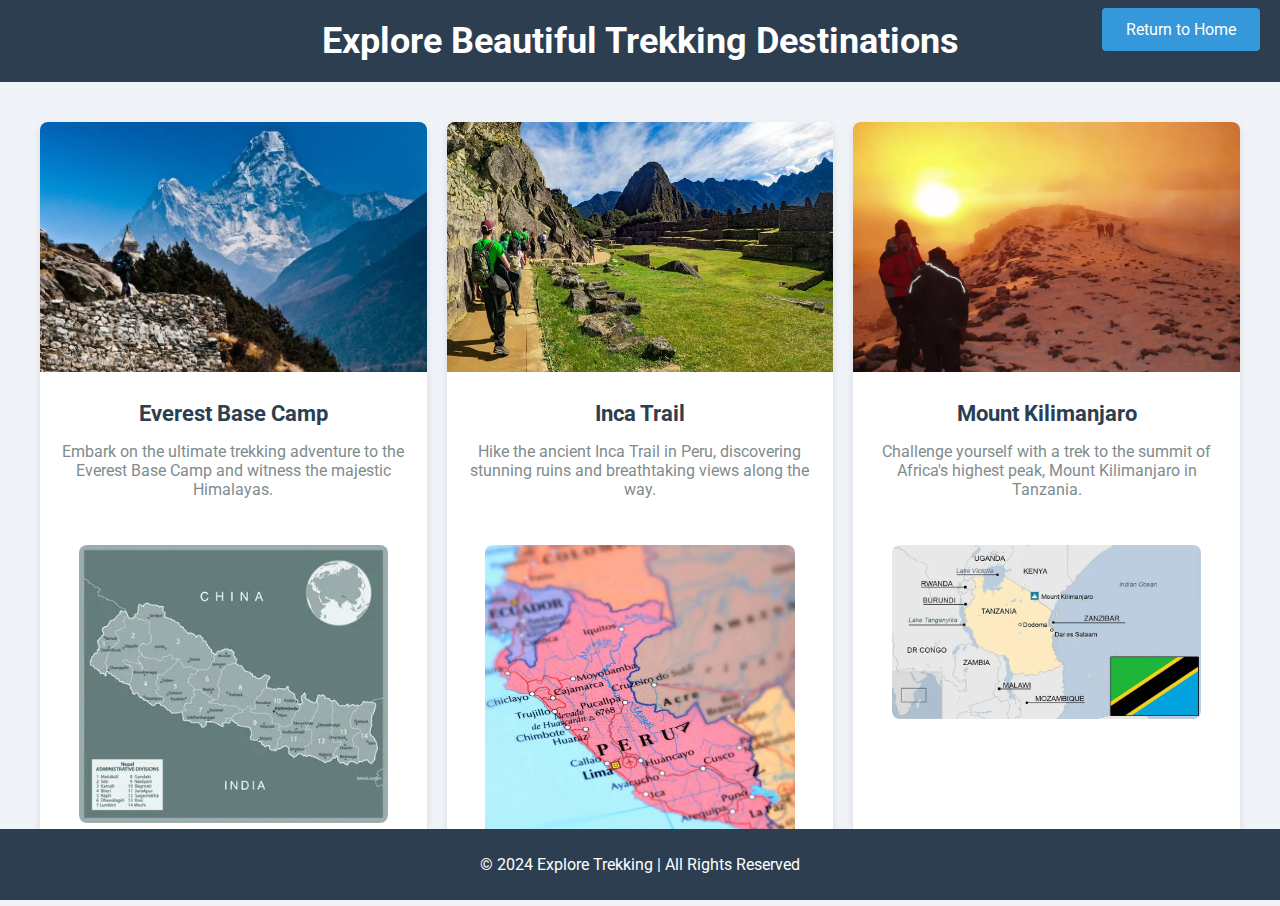
<file: event2.html>
<!DOCTYPE html>
<html lang="en">
<head>
    <meta charset="UTF-8">
    <meta name="viewport" content="width=device-width, initial-scale=1.0">
    <meta http-equiv="X-UA-Compatible" content="ie=edge">
    <title>Explore Beautiful Trekking Destinations</title>
    <link href="https://fonts.googleapis.com/css2?family=Roboto:wght@400;500&display=swap" rel="stylesheet">
    <style>
        body {
            font-family: 'Roboto', sans-serif;
            background: #f0f4f8;
            margin: 0;
            padding: 0;
        }
        header {
            background-color: #2c3e50;
            color: white;
            padding: 20px;
            text-align: center;
        }
        header h1 {
            margin: 0;
            font-size: 36px;
        }
        .content {
            display: grid;
            grid-template-columns: repeat(3, 1fr);
            gap: 20px;
            padding: 40px;
        }
        .trek-card {
            background-color: #fff;
            border-radius: 8px;
            box-shadow: 0 4px 8px rgba(0, 0, 0, 0.1);
            overflow: hidden;
            transition: transform 0.3s ease;
        }
        .trek-card:hover {
            transform: translateY(-10px);
        }
        .trek-card img {
            width: 100%;
            height: 250px;
            object-fit: cover;
        }
        .trek-card .info {
            padding: 15px;
            text-align: center;
        }
        .trek-card h3 {
            margin: 10px 0;
            font-size: 22px;
            color: #2c3e50;
        }
        .trek-card p {
            font-size: 16px;
            color: #7f8c8d;
        }
        .country-image {
            margin-top: 15px;
            text-align: center;
        }
        .country-image img {
            width: 80%;
            height: auto;
            border-radius: 8px;
        }
        .button-container {
            position: fixed;
            top: 20px;
            right: 20px;
        }
        .home-btn {
            background-color: #3498db;
            color: white;
            padding: 12px 24px;
            font-size: 16px;
            border: none;
            border-radius: 4px;
            cursor: pointer;
            text-decoration: none;
        }
        .home-btn:hover {
            background-color: #2980b9;
        }
        footer {
            background-color: #2c3e50;
            color: white;
            padding: 10px 0;
            text-align: center;
            position: fixed;
            bottom: 0;
            width: 100%;
        }
    </style>
</head>
<body>

<header>
    <h1>Explore Beautiful Trekking Destinations</h1>
</header>

<div class="content">
    <div class="trek-card">
        <img src="trek_everest.jpg" alt="Everest Trek">
        <div class="info">
            <h3>Everest Base Camp</h3>
            <p>Embark on the ultimate trekking adventure to the Everest Base Camp and witness the majestic Himalayas.</p>
        </div>
        <!-- Country Image for Everest -->
        <div class="country-image">
            <img src="nepal.jpg" alt="Nepal">
        </div>
    </div>
    <div class="trek-card">
        <img src="trek_inca.jpg" alt="Inca Trail Trek">
        <div class="info">
            <h3>Inca Trail</h3>
            <p>Hike the ancient Inca Trail in Peru, discovering stunning ruins and breathtaking views along the way.</p>
        </div>
        <!-- Country Image for Peru -->
        <div class="country-image">
            <img src="peru.jpg" alt="Peru">
        </div>
    </div>
    <div class="trek-card">
        <img src="trek_kilimanjaro.jpg" alt="Kilimanjaro Trek">
        <div class="info">
            <h3>Mount Kilimanjaro</h3>
            <p>Challenge yourself with a trek to the summit of Africa's highest peak, Mount Kilimanjaro in Tanzania.</p>
        </div>
        <!-- Country Image for Tanzania -->
        <div class="country-image">
            <img src="tanzania.jpg" alt="Tanzania">
        </div>
    </div>
</div>

<div class="button-container">
    <a href="index.html" class="home-btn">Return to Home</a>
</div>

<footer>
    <p>&copy; 2024 Explore Trekking | All Rights Reserved</p>
</footer>

</body>
</html>
</file>
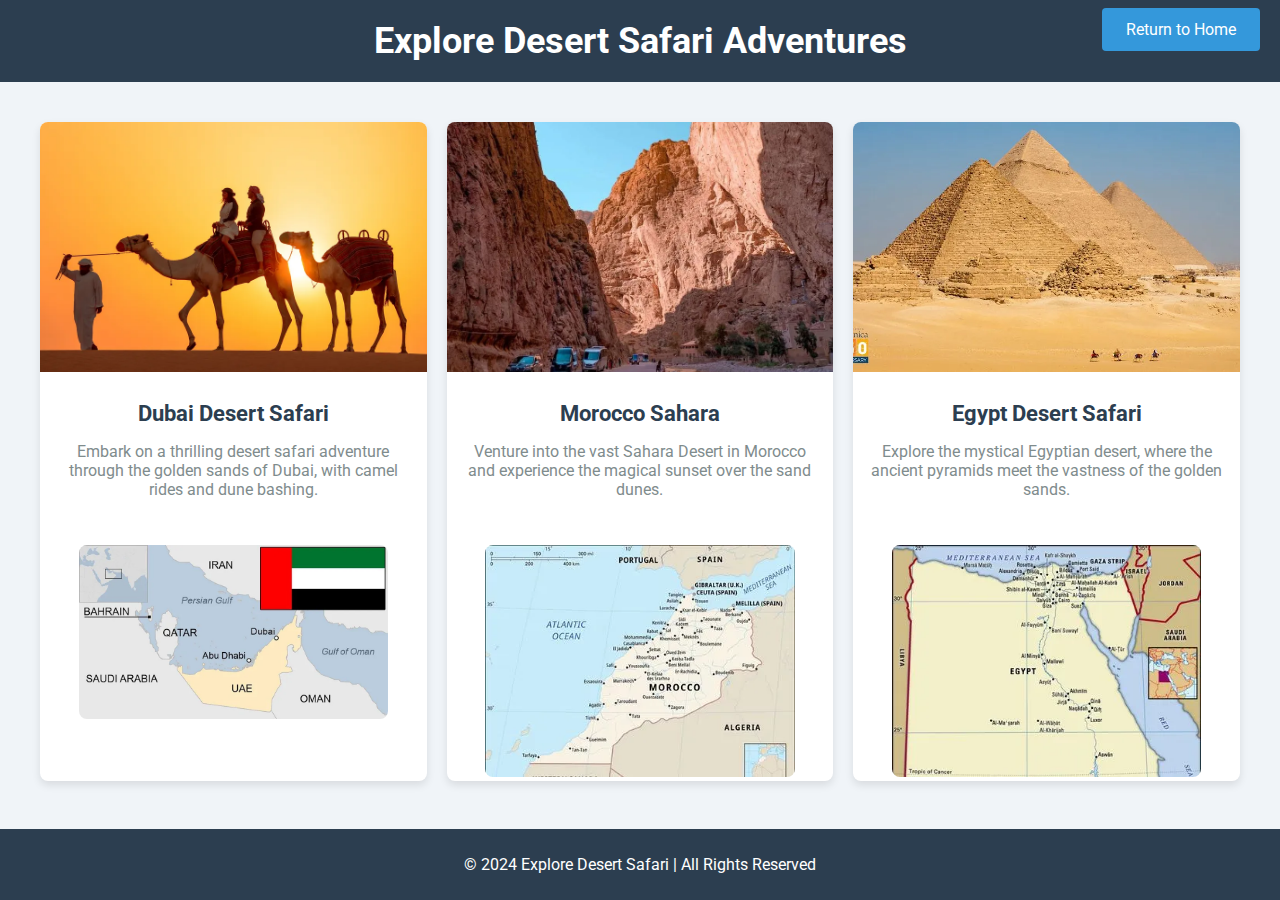
<file: event3.html>
<!DOCTYPE html>
<html lang="en">
<head>
    <meta charset="UTF-8">
    <meta name="viewport" content="width=device-width, initial-scale=1.0">
    <meta http-equiv="X-UA-Compatible" content="ie=edge">
    <title>Explore Desert Safari Adventures</title>
    <link href="https://fonts.googleapis.com/css2?family=Roboto:wght@400;500&display=swap" rel="stylesheet">
    <style>
        body {
            font-family: 'Roboto', sans-serif;
            background: #f0f4f8;
            margin: 0;
            padding: 0;
        }
        header {
            background-color: #2c3e50;
            color: white;
            padding: 20px;
            text-align: center;
        }
        header h1 {
            margin: 0;
            font-size: 36px;
        }
        .content {
            display: grid;
            grid-template-columns: repeat(3, 1fr);
            gap: 20px;
            padding: 40px;
        }
        .safari-card {
            background-color: #fff;
            border-radius: 8px;
            box-shadow: 0 4px 8px rgba(0, 0, 0, 0.1);
            overflow: hidden;
            transition: transform 0.3s ease;
        }
        .safari-card:hover {
            transform: translateY(-10px);
        }
        .safari-card img {
            width: 100%;
            height: 250px;
            object-fit: cover;
        }
        .safari-card .info {
            padding: 15px;
            text-align: center;
        }
        .safari-card h3 {
            margin: 10px 0;
            font-size: 22px;
            color: #2c3e50;
        }
        .safari-card p {
            font-size: 16px;
            color: #7f8c8d;
        }
        .country-image {
            margin-top: 15px;
            text-align: center;
        }
        .country-image img {
            width: 80%;
            height: auto;
            border-radius: 8px;
        }
        .button-container {
            position: fixed;
            top: 20px;
            right: 20px;
        }
        .home-btn {
            background-color: #3498db;
            color: white;
            padding: 12px 24px;
            font-size: 16px;
            border: none;
            border-radius: 4px;
            cursor: pointer;
            text-decoration: none;
        }
        .home-btn:hover {
            background-color: #2980b9;
        }
        footer {
            background-color: #2c3e50;
            color: white;
            padding: 10px 0;
            text-align: center;
            position: fixed;
            bottom: 0;
            width: 100%;
        }
    </style>
</head>
<body>

<header>
    <h1>Explore Desert Safari Adventures</h1>
</header>

<div class="content">
    <div class="safari-card">
        <img src="dubai_safari.jpg" alt="Dubai Desert Safari">
        <div class="info">
            <h3>Dubai Desert Safari</h3>
            <p>Embark on a thrilling desert safari adventure through the golden sands of Dubai, with camel rides and dune bashing.</p>
        </div>
        <!-- Country Image for Dubai -->
        <div class="country-image">
            <img src="uae.jpg" alt="UAE">
        </div>
    </div>
    <div class="safari-card">
        <img src="morocco_sahara.jpg" alt="Morocco Sahara Safari">
        <div class="info">
            <h3>Morocco Sahara</h3>
            <p>Venture into the vast Sahara Desert in Morocco and experience the magical sunset over the sand dunes.</p>
        </div>
        <!-- Country Image for Morocco -->
        <div class="country-image">
            <img src="morocco.jpg" alt="Morocco">
        </div>
    </div>
    <div class="safari-card">
        <img src="egypt_safari.jpg" alt="Egypt Safari">
        <div class="info">
            <h3>Egypt Desert Safari</h3>
            <p>Explore the mystical Egyptian desert, where the ancient pyramids meet the vastness of the golden sands.</p>
        </div>
        <!-- Country Image for Egypt -->
        <div class="country-image">
            <img src="egypt.jpg" alt="Egypt">
        </div>
    </div>
</div>

<div class="button-container">
    <a href="index.html" class="home-btn">Return to Home</a>
</div>

<footer>
    <p>&copy; 2024 Explore Desert Safari | All Rights Reserved</p>
</footer>

</body>
</html>
</file>
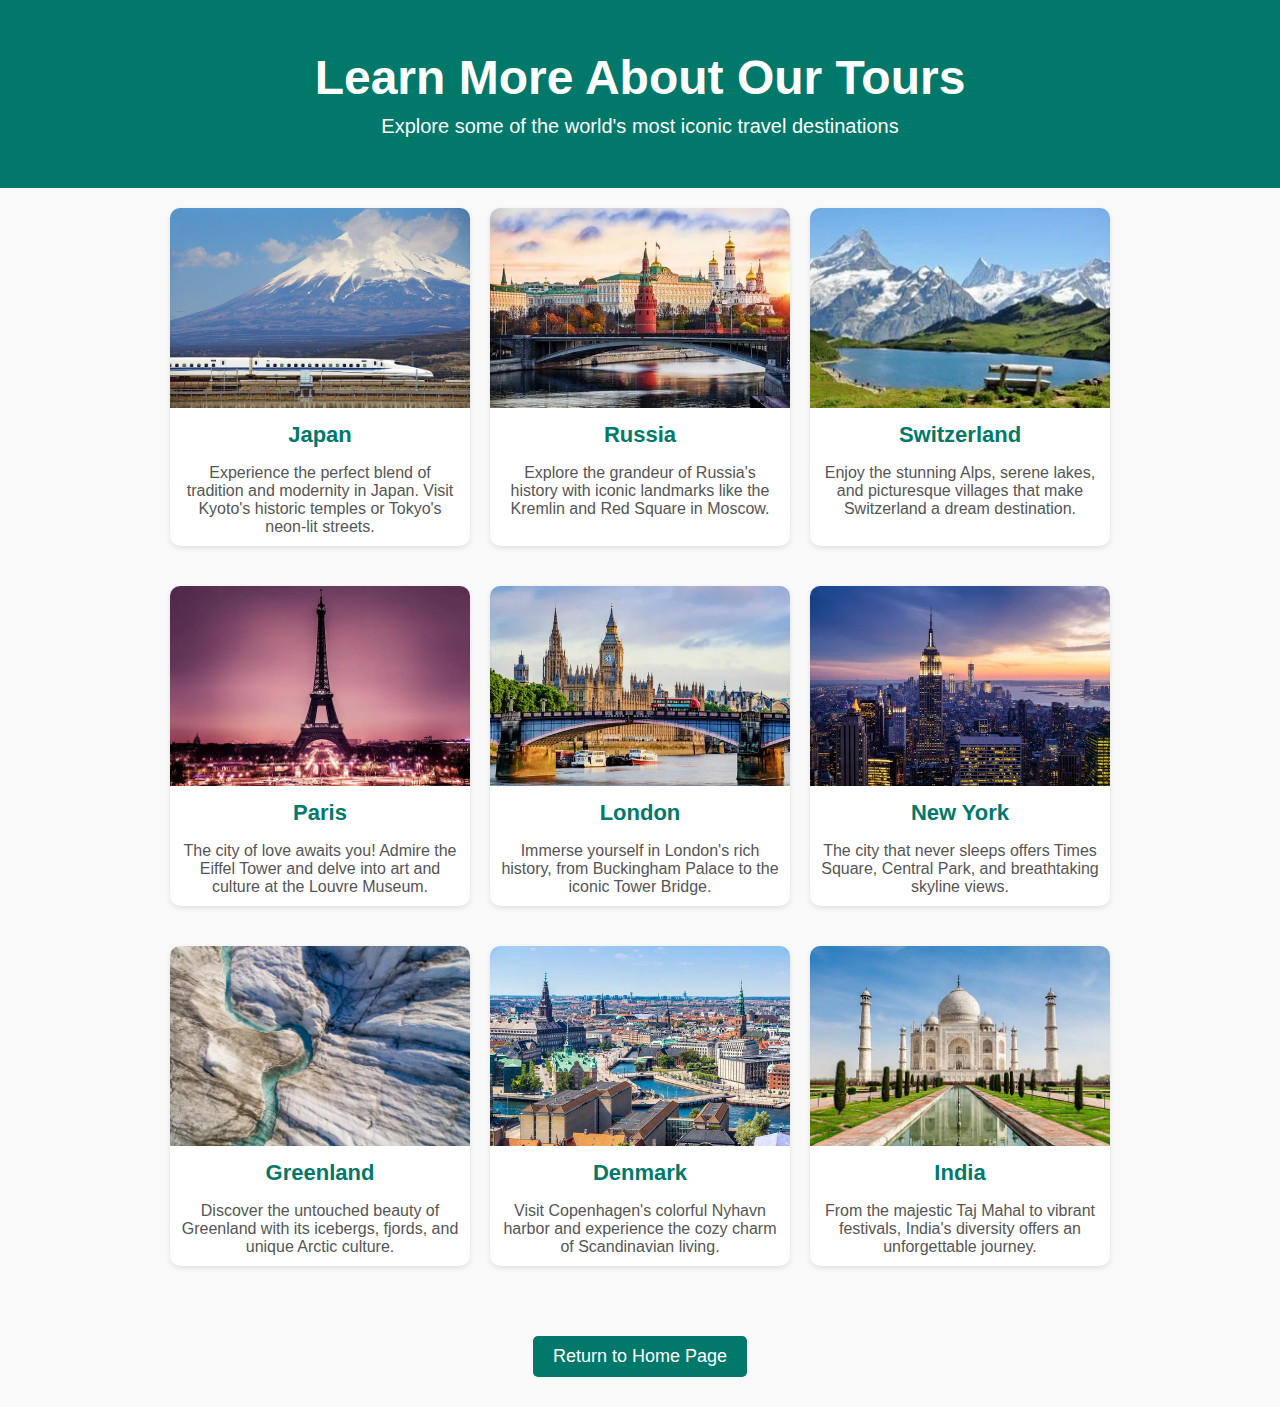
<file: know-more.html>
<!DOCTYPE html>
<html lang="en">
<head>
    <meta charset="UTF-8">
    <meta name="viewport" content="width=device-width, initial-scale=1.0">
    <title>Know More About Our Tours</title>
    <style>
        body {
            font-family: Arial, sans-serif;
            margin: 0;
            padding: 0;
            background-color: #f9f9f9;
        }

        /* Header Section */
        .header {
            text-align: center;
            padding: 50px;
            background-color: #00796b;
            color: white;
        }

        .header h1 {
            margin: 0;
            font-size: 48px;
        }

        .header p {
            margin: 10px 0 0;
            font-size: 20px;
        }

        /* Destination Section */
        .container {
            width: 80%;
            margin: auto;
            padding: 20px 0;
            display: flex;
            flex-wrap: wrap;
            gap: 20px;
            justify-content: center;
        }

        .destination {
            background: white;
            border-radius: 10px;
            box-shadow: 0 2px 5px rgba(0, 0, 0, 0.1);
            width: 300px;
            overflow: hidden;
            text-align: center;
            margin-bottom: 20px;
        }

        .destination img {
            width: 100%;
            height: 200px;
            object-fit: cover;
        }

        .destination h2 {
            font-size: 22px;
            color: #00796b;
            margin: 10px 0;
        }

        .destination p {
            padding: 0 10px;
            font-size: 16px;
            color: #555;
            margin-bottom: 10px;
        }

        /* Return Home Button */
        .home-link {
            display: block;
            margin: 30px auto;
            width: fit-content;
            padding: 10px 20px;
            background-color: #00796b;
            color: white;
            text-decoration: none;
            font-size: 18px;
            border-radius: 5px;
            transition: background-color 0.3s;
        }

        .home-link:hover {
            background-color: #005b4f;
        }
    </style>
</head>
<body>
    <!-- Header Section -->
    <div class="header">
        <h1>Learn More About Our Tours</h1>
        <p>Explore some of the world's most iconic travel destinations</p>
    </div>

    <!-- Destination Section -->
    <div class="container">
        <!-- Japan -->
        <div class="destination">
            <img src="japan.jpg" alt="Japan">
            <h2>Japan</h2>
            <p>Experience the perfect blend of tradition and modernity in Japan. Visit Kyoto's historic temples or Tokyo's neon-lit streets.</p>
        </div>

        <!-- Russia -->
        <div class="destination">
            <img src="russia1.jpg" alt="Russia">
            <h2>Russia</h2>
            <p>Explore the grandeur of Russia's history with iconic landmarks like the Kremlin and Red Square in Moscow.</p>
        </div>

        <!-- Switzerland -->
        <div class="destination">
            <img src="switzerland1.jpg" alt="Switzerland">
            <h2>Switzerland</h2>
            <p>Enjoy the stunning Alps, serene lakes, and picturesque villages that make Switzerland a dream destination.</p>
        </div>

        <!-- Paris -->
        <div class="destination">
            <img src="paris1.jpg" alt="Paris">
            <h2>Paris</h2>
            <p>The city of love awaits you! Admire the Eiffel Tower and delve into art and culture at the Louvre Museum.</p>
        </div>

        <!-- London -->
        <div class="destination">
            <img src="london1.jpg" alt="London">
            <h2>London</h2>
            <p>Immerse yourself in London's rich history, from Buckingham Palace to the iconic Tower Bridge.</p>
        </div>

        <!-- New York -->
        <div class="destination">
            <img src="newyork1.jpg" alt="New York">
            <h2>New York</h2>
            <p>The city that never sleeps offers Times Square, Central Park, and breathtaking skyline views.</p>
        </div>

        <!-- Greenland -->
        <div class="destination">
            <img src="greenland1.jpg" alt="Greenland">
            <h2>Greenland</h2>
            <p>Discover the untouched beauty of Greenland with its icebergs, fjords, and unique Arctic culture.</p>
        </div>

        <!-- Denmark -->
        <div class="destination">
            <img src="denmark1.jpg" alt="Denmark">
            <h2>Denmark</h2>
            <p>Visit Copenhagen's colorful Nyhavn harbor and experience the cozy charm of Scandinavian living.</p>
        </div>

        <!-- India -->
        <div class="destination">
            <img src="india1.jpg" alt="India">
            <h2>India</h2>
            <p>From the majestic Taj Mahal to vibrant festivals, India's diversity offers an unforgettable journey.</p>
        </div>
    </div>

    <!-- Return Home Button -->
    <a href="index.html" class="home-link">Return to Home Page</a>
</body>
</html>
</file>
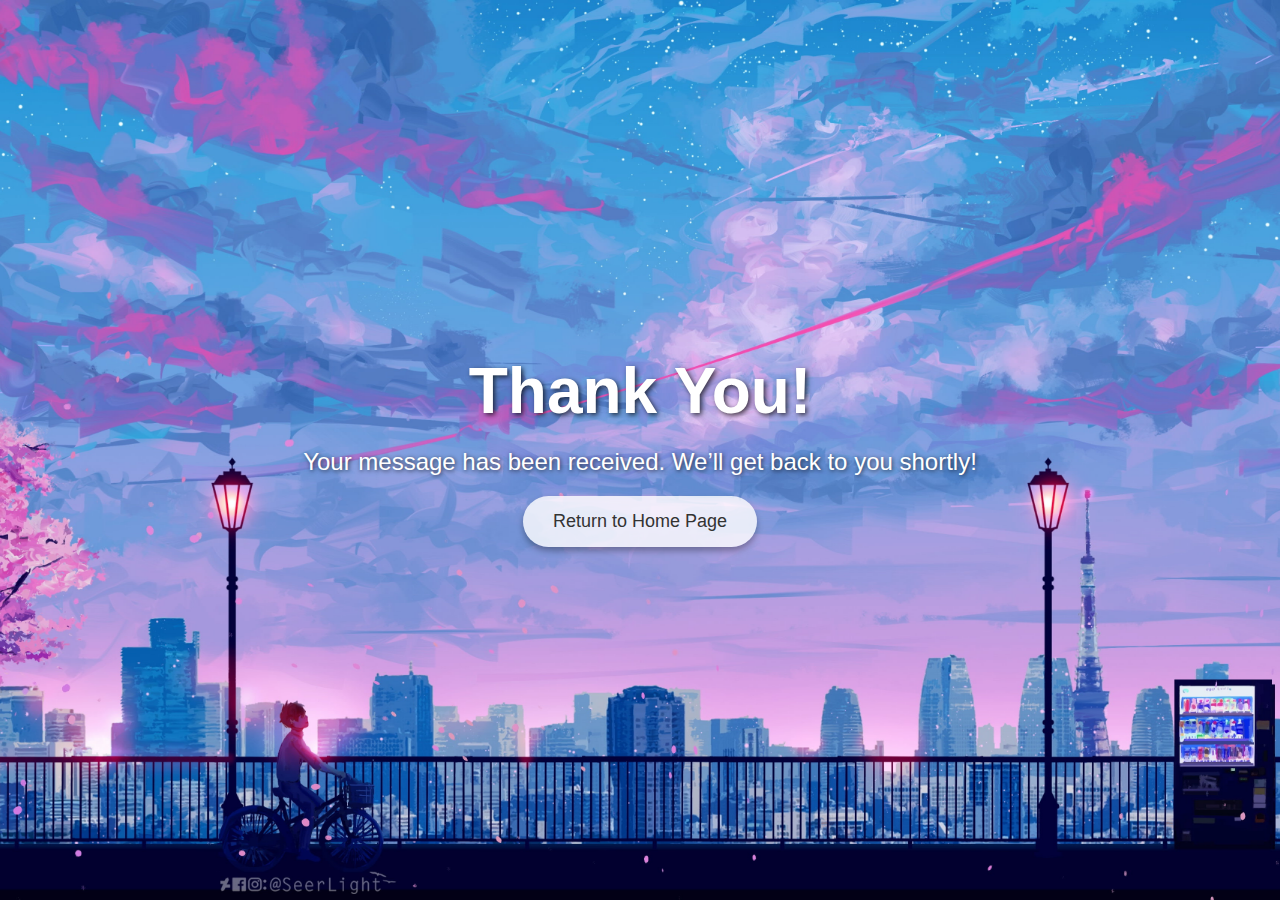
<file: thank-you.html>
<!DOCTYPE html>
<html lang="en">
<head>
    <meta charset="UTF-8">
    <meta name="viewport" content="width=device-width, initial-scale=1.0">
    <title>Thank You</title>
    <style>
        /* General Styles */
        body {
            font-family: Arial, sans-serif;
            margin: 0;
            padding: 0;
            background: url('thank-you-bg.jpg') no-repeat center center/cover;
            color: #fff;
            text-align: center;
            display: flex;
            flex-direction: column;
            justify-content: center;
            align-items: center;
            height: 100vh;
            background-attachment: fixed;
        }

        /* Thank You Message */
        h1 {
            font-size: 64px;
            margin: 0;
            text-shadow: 2px 2px 5px rgba(0, 0, 0, 0.7);
        }

        p {
            font-size: 24px;
            margin: 20px 0;
            text-shadow: 1px 1px 4px rgba(0, 0, 0, 0.7);
        }

        /* Return to Home Button */
        .home-link {
            display: inline-block;
            padding: 15px 30px;
            background-color: rgba(255, 255, 255, 0.8);
            color: #333;
            text-decoration: none;
            font-size: 18px;
            border-radius: 30px;
            box-shadow: 0 4px 6px rgba(0, 0, 0, 0.3);
            transition: background-color 0.3s, color 0.3s;
        }

        .home-link:hover {
            background-color: rgba(255, 255, 255, 1);
            color: #000;
        }
    </style>
</head>
<body>
    <h1>Thank You!</h1>
    <p>Your message has been received. We’ll get back to you shortly!</p>
    <a href="index.html" class="home-link">Return to Home Page</a>
</body>
</html>
</file>
